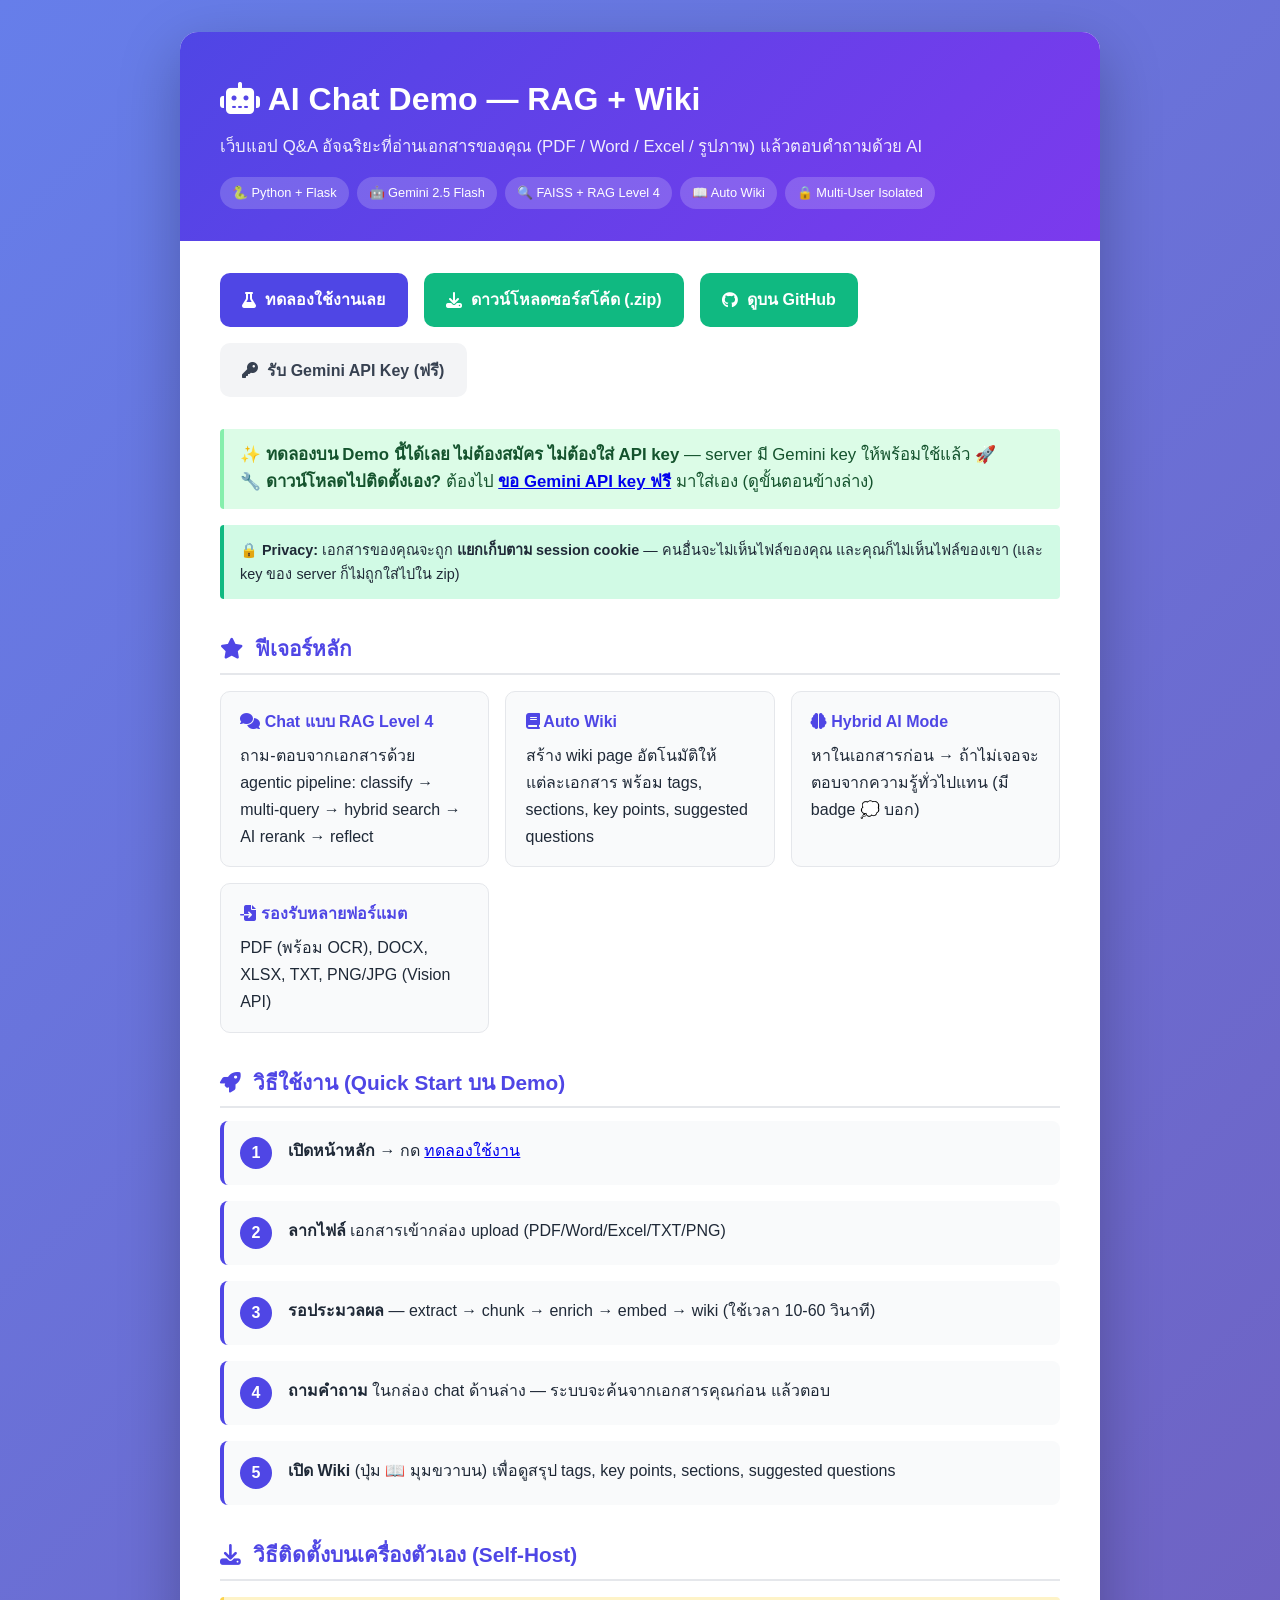
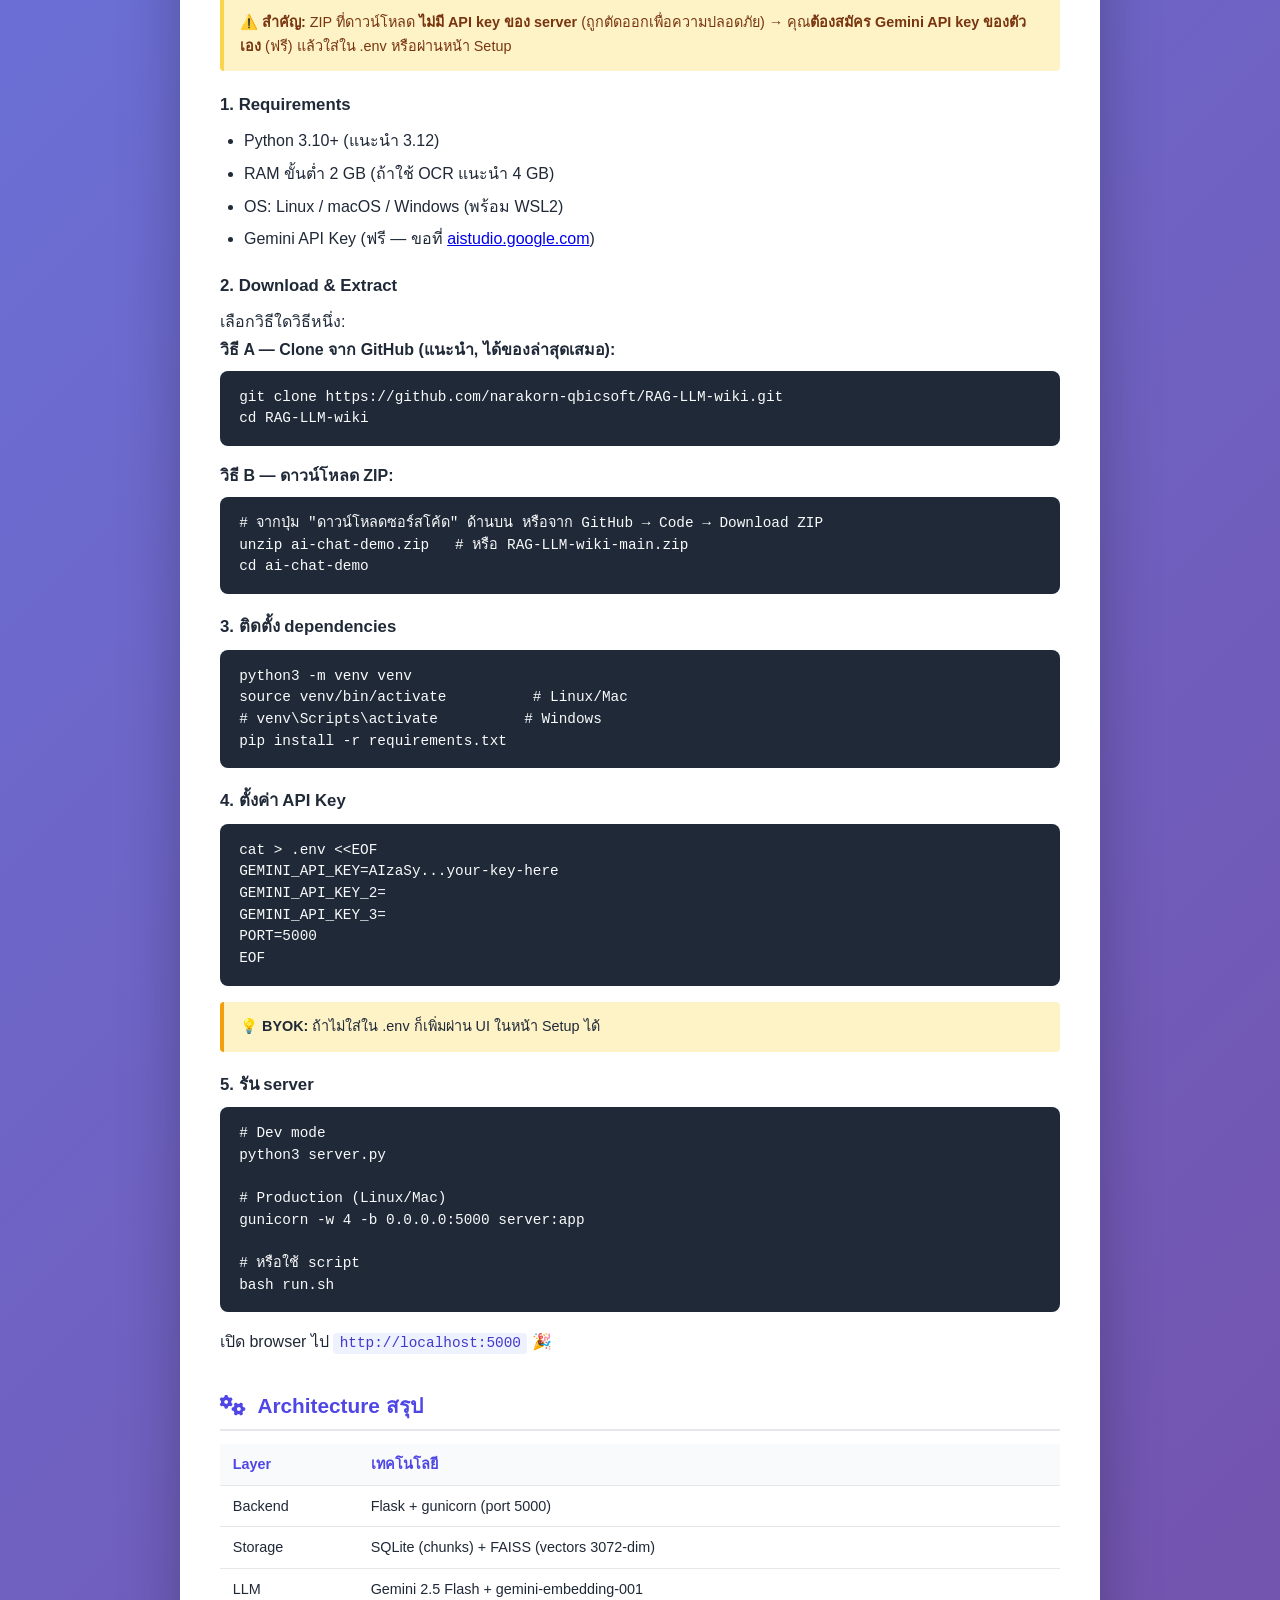
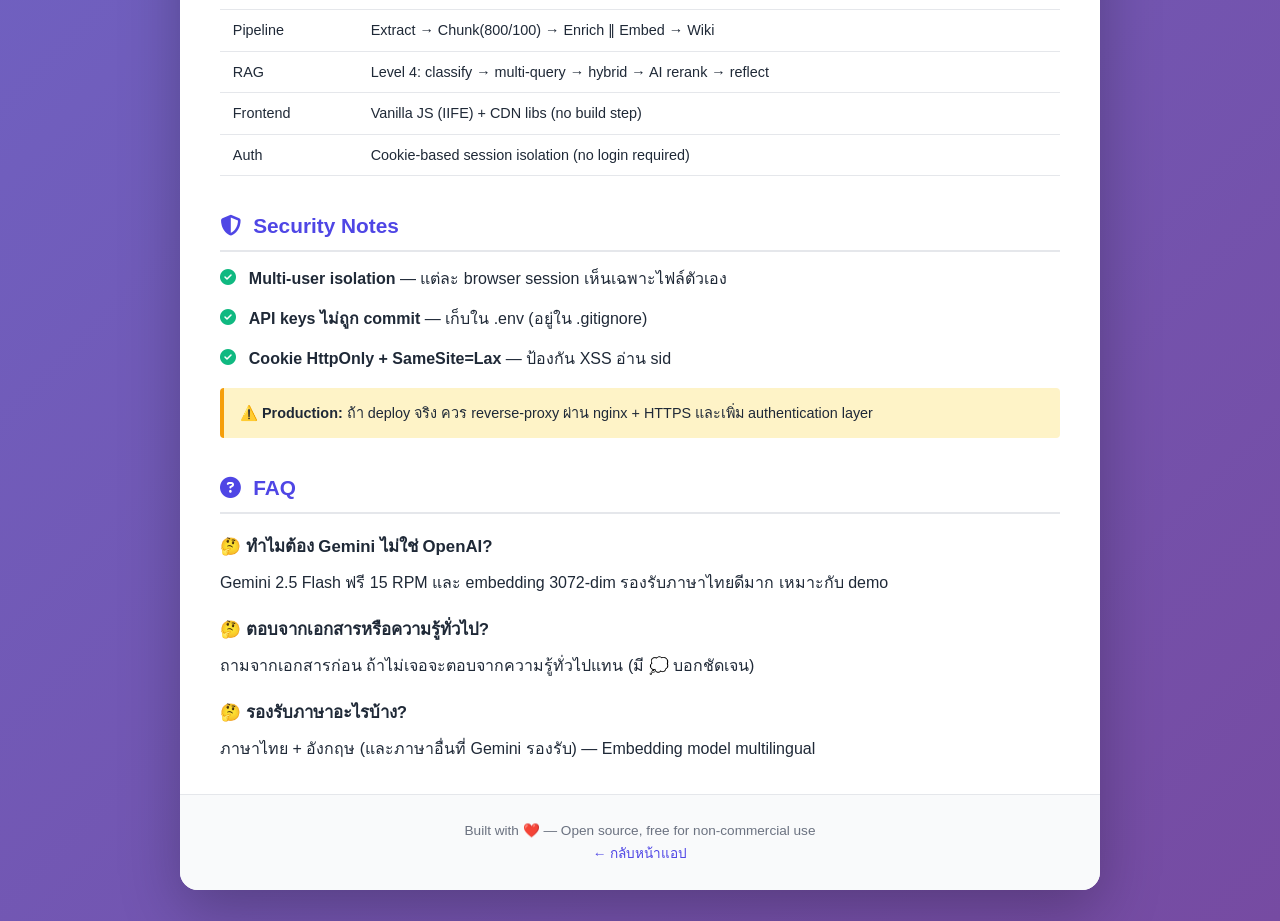
<file: about.html>
<!DOCTYPE html>
<html lang="th">
<head>
<meta charset="UTF-8">
<meta name="viewport" content="width=device-width, initial-scale=1.0">
<title>About — AI Chat Demo (RAG + Wiki)</title>
<link rel="stylesheet" href="https://cdnjs.cloudflare.com/ajax/libs/font-awesome/6.4.0/css/all.min.css">
<style>
* { box-sizing: border-box; margin: 0; padding: 0; }
body { font-family: 'Segoe UI', 'Sarabun', sans-serif; background: linear-gradient(135deg, #667eea 0%, #764ba2 100%); color: #1f2937; min-height: 100vh; padding: 2rem 1rem; line-height: 1.7; }
.wrap { max-width: 920px; margin: 0 auto; background: #fff; border-radius: 18px; box-shadow: 0 20px 60px rgba(0,0,0,.25); overflow: hidden; }
header { background: linear-gradient(135deg, #4f46e5, #7c3aed); color: #fff; padding: 2.5rem 2.5rem 2rem; }
header h1 { font-size: 2rem; margin-bottom: .4rem; }
header p { opacity: .9; font-size: 1.05rem; }
.badges { margin-top: 1rem; display: flex; gap: .5rem; flex-wrap: wrap; }
.badge { background: rgba(255,255,255,.18); padding: .3rem .75rem; border-radius: 999px; font-size: .8rem; }
main { padding: 2rem 2.5rem; }
.cta-row { display: flex; gap: 1rem; flex-wrap: wrap; margin-bottom: 2rem; }
.cta { display: inline-flex; align-items: center; gap: .55rem; padding: .85rem 1.4rem; border-radius: 10px; font-weight: 600; text-decoration: none; transition: transform .15s, box-shadow .15s; }
.cta:hover { transform: translateY(-2px); box-shadow: 0 8px 20px rgba(0,0,0,.15); }
.cta-primary { background: #4f46e5; color: #fff; }
.cta-secondary { background: #10b981; color: #fff; }
.cta-tertiary { background: #f3f4f6; color: #374151; }
h2 { color: #4f46e5; margin: 2rem 0 .8rem; font-size: 1.3rem; border-bottom: 2px solid #e5e7eb; padding-bottom: .4rem; }
h2 i { margin-right: .4rem; }
h3 { color: #1f2937; margin: 1.2rem 0 .5rem; font-size: 1.05rem; }
ul, ol { margin: .5rem 0 1rem 1.5rem; }
li { margin-bottom: .35rem; }
.grid { display: grid; grid-template-columns: repeat(auto-fit, minmax(260px, 1fr)); gap: 1rem; margin: 1rem 0; }
.card { background: #f9fafb; border: 1px solid #e5e7eb; border-radius: 10px; padding: 1rem 1.2rem; }
.card h4 { color: #4f46e5; margin-bottom: .4rem; font-size: 1rem; }
pre { background: #1f2937; color: #f9fafb; padding: 1rem 1.2rem; border-radius: 8px; overflow-x: auto; font-family: 'Consolas', 'Monaco', monospace; font-size: .85rem; line-height: 1.5; margin: .5rem 0 1rem; }
code { background: #eef2ff; color: #4338ca; padding: .15rem .4rem; border-radius: 4px; font-family: 'Consolas', monospace; font-size: .9rem; }
pre code { background: none; color: inherit; padding: 0; }
.note { background: #fef3c7; border-left: 4px solid #f59e0b; padding: .8rem 1rem; border-radius: 4px; margin: 1rem 0; font-size: .9rem; }
.ok { background: #d1fae5; border-left: 4px solid #10b981; padding: .8rem 1rem; border-radius: 4px; margin: 1rem 0; font-size: .9rem; }
.step { display: flex; gap: 1rem; margin-bottom: 1rem; padding: 1rem; background: #f9fafb; border-radius: 8px; border-left: 4px solid #4f46e5; }
.step-num { background: #4f46e5; color: #fff; width: 32px; height: 32px; border-radius: 50%; display: flex; align-items: center; justify-content: center; font-weight: 700; flex-shrink: 0; }
footer { text-align: center; padding: 1.5rem; background: #f9fafb; color: #6b7280; font-size: .85rem; border-top: 1px solid #e5e7eb; }
footer a { color: #4f46e5; text-decoration: none; }
table { width: 100%; border-collapse: collapse; margin: .5rem 0 1rem; font-size: .9rem; }
th, td { padding: .5rem .8rem; text-align: left; border-bottom: 1px solid #e5e7eb; }
th { background: #f9fafb; color: #4f46e5; }
.feat { display: flex; align-items: flex-start; gap: .8rem; margin-bottom: .8rem; }
.feat i { color: #10b981; margin-top: .25rem; }
</style>
</head>
<body>
<div class="wrap">
<header>
<h1><i class="fas fa-robot"></i> AI Chat Demo — RAG + Wiki</h1>
<p>เว็บแอป Q&amp;A อัจฉริยะที่อ่านเอกสารของคุณ (PDF / Word / Excel / รูปภาพ) แล้วตอบคำถามด้วย AI</p>
<div class="badges">
<span class="badge">🐍 Python + Flask</span>
<span class="badge">🤖 Gemini 2.5 Flash</span>
<span class="badge">🔍 FAISS + RAG Level 4</span>
<span class="badge">📖 Auto Wiki</span>
<span class="badge">🔒 Multi-User Isolated</span>
</div>
</header>
<main>
<div class="cta-row">
<a href="/" class="cta cta-primary"><i class="fas fa-flask"></i> ทดลองใช้งานเลย</a>
<a href="/api/download/source" class="cta cta-secondary"><i class="fas fa-download"></i> ดาวน์โหลดซอร์สโค้ด (.zip)</a>
<a href="https://github.com/narakorn-qbicsoft/RAG-LLM-wiki" target="_blank" class="cta cta-secondary"><i class="fab fa-github"></i> ดูบน GitHub</a>
<a href="https://aistudio.google.com/apikey" target="_blank" class="cta cta-tertiary"><i class="fas fa-key"></i> รับ Gemini API Key (ฟรี)</a>
</div>
<div class="ok" style="background:#dcfce7;border-color:#86efac;color:#14532d;font-size:1.05em;line-height:1.6">
✨ <b>ทดลองบน Demo นี้ได้เลย ไม่ต้องสมัคร ไม่ต้องใส่ API key</b> — server มี Gemini key ให้พร้อมใช้แล้ว 🚀<br>
🔧 <b>ดาวน์โหลดไปติดตั้งเอง?</b> ต้องไป <a href="https://aistudio.google.com/apikey" target="_blank"><b>ขอ Gemini API key ฟรี</b></a> มาใส่เอง (ดูขั้นตอนข้างล่าง)
</div>
<div class="ok">🔒 <b>Privacy:</b> เอกสารของคุณจะถูก <b>แยกเก็บตาม session cookie</b> — คนอื่นจะไม่เห็นไฟล์ของคุณ และคุณก็ไม่เห็นไฟล์ของเขา (และ key ของ server ก็ไม่ถูกใส่ไปใน zip)</div>

<h2><i class="fas fa-star"></i> ฟีเจอร์หลัก</h2>
<div class="grid">
<div class="card"><h4><i class="fas fa-comments"></i> Chat แบบ RAG Level 4</h4><p>ถาม-ตอบจากเอกสารด้วย agentic pipeline: classify → multi-query → hybrid search → AI rerank → reflect</p></div>
<div class="card"><h4><i class="fas fa-book"></i> Auto Wiki</h4><p>สร้าง wiki page อัตโนมัติให้แต่ละเอกสาร พร้อม tags, sections, key points, suggested questions</p></div>
<div class="card"><h4><i class="fas fa-brain"></i> Hybrid AI Mode</h4><p>หาในเอกสารก่อน → ถ้าไม่เจอจะตอบจากความรู้ทั่วไปแทน (มี badge 💭 บอก)</p></div>
<div class="card"><h4><i class="fas fa-file-import"></i> รองรับหลายฟอร์แมต</h4><p>PDF (พร้อม OCR), DOCX, XLSX, TXT, PNG/JPG (Vision API)</p></div>
</div>

<h2><i class="fas fa-rocket"></i> วิธีใช้งาน (Quick Start บน Demo)</h2>
<div class="step"><div class="step-num">1</div><div><b>เปิดหน้าหลัก</b> → กด <a href="/">ทดลองใช้งาน</a></div></div>
<div class="step"><div class="step-num">2</div><div><b>ลากไฟล์</b> เอกสารเข้ากล่อง upload (PDF/Word/Excel/TXT/PNG)</div></div>
<div class="step"><div class="step-num">3</div><div><b>รอประมวลผล</b> — extract → chunk → enrich → embed → wiki (ใช้เวลา 10-60 วินาที)</div></div>
<div class="step"><div class="step-num">4</div><div><b>ถามคำถาม</b> ในกล่อง chat ด้านล่าง — ระบบจะค้นจากเอกสารคุณก่อน แล้วตอบ</div></div>
<div class="step"><div class="step-num">5</div><div><b>เปิด Wiki</b> (ปุ่ม 📖 มุมขวาบน) เพื่อดูสรุป tags, key points, sections, suggested questions</div></div>

<h2><i class="fas fa-download"></i> วิธีติดตั้งบนเครื่องตัวเอง (Self-Host)</h2>
<div class="note" style="background:#fef3c7;border-color:#fcd34d;color:#78350f">
⚠️ <b>สำคัญ:</b> ZIP ที่ดาวน์โหลด <b>ไม่มี API key ของ server</b> (ถูกตัดออกเพื่อความปลอดภัย) → คุณ<b>ต้องสมัคร Gemini API key ของตัวเอง</b> (ฟรี) แล้วใส่ใน .env หรือผ่านหน้า Setup
</div>
<h3>1. Requirements</h3>
<ul>
<li>Python 3.10+ (แนะนำ 3.12)</li>
<li>RAM ขั้นต่ำ 2 GB (ถ้าใช้ OCR แนะนำ 4 GB)</li>
<li>OS: Linux / macOS / Windows (พร้อม WSL2)</li>
<li>Gemini API Key (ฟรี — ขอที่ <a href="https://aistudio.google.com/apikey" target="_blank">aistudio.google.com</a>)</li>
</ul>

<h3>2. Download &amp; Extract</h3>
<p>เลือกวิธีใดวิธีหนึ่ง:</p>
<p><b>วิธี A — Clone จาก GitHub (แนะนำ, ได้ของล่าสุดเสมอ):</b></p>
<pre><code>git clone https://github.com/narakorn-qbicsoft/RAG-LLM-wiki.git
cd RAG-LLM-wiki</code></pre>
<p><b>วิธี B — ดาวน์โหลด ZIP:</b></p>
<pre><code># จากปุ่ม "ดาวน์โหลดซอร์สโค้ด" ด้านบน หรือจาก GitHub → Code → Download ZIP
unzip ai-chat-demo.zip   # หรือ RAG-LLM-wiki-main.zip
cd ai-chat-demo</code></pre>

<h3>3. ติดตั้ง dependencies</h3>
<pre><code>python3 -m venv venv
source venv/bin/activate          # Linux/Mac
# venv\Scripts\activate          # Windows
pip install -r requirements.txt</code></pre>

<h3>4. ตั้งค่า API Key</h3>
<pre><code>cat &gt; .env &lt;&lt;EOF
GEMINI_API_KEY=AIzaSy...your-key-here
GEMINI_API_KEY_2=
GEMINI_API_KEY_3=
PORT=5000
EOF</code></pre>
<div class="note">💡 <b>BYOK:</b> ถ้าไม่ใส่ใน .env ก็เพิ่มผ่าน UI ในหน้า Setup ได้</div>

<h3>5. รัน server</h3>
<pre><code># Dev mode
python3 server.py

# Production (Linux/Mac)
gunicorn -w 4 -b 0.0.0.0:5000 server:app

# หรือใช้ script
bash run.sh</code></pre>
<p>เปิด browser ไป <code>http://localhost:5000</code> 🎉</p>

<h2><i class="fas fa-cogs"></i> Architecture สรุป</h2>
<table>
<tr><th>Layer</th><th>เทคโนโลยี</th></tr>
<tr><td>Backend</td><td>Flask + gunicorn (port 5000)</td></tr>
<tr><td>Storage</td><td>SQLite (chunks) + FAISS (vectors 3072-dim)</td></tr>
<tr><td>LLM</td><td>Gemini 2.5 Flash + gemini-embedding-001</td></tr>
<tr><td>Pipeline</td><td>Extract → Chunk(800/100) → Enrich ‖ Embed → Wiki</td></tr>
<tr><td>RAG</td><td>Level 4: classify → multi-query → hybrid → AI rerank → reflect</td></tr>
<tr><td>Frontend</td><td>Vanilla JS (IIFE) + CDN libs (no build step)</td></tr>
<tr><td>Auth</td><td>Cookie-based session isolation (no login required)</td></tr>
</table>

<h2><i class="fas fa-shield-alt"></i> Security Notes</h2>
<div class="feat"><i class="fas fa-check-circle"></i><div><b>Multi-user isolation</b> — แต่ละ browser session เห็นเฉพาะไฟล์ตัวเอง</div></div>
<div class="feat"><i class="fas fa-check-circle"></i><div><b>API keys ไม่ถูก commit</b> — เก็บใน .env (อยู่ใน .gitignore)</div></div>
<div class="feat"><i class="fas fa-check-circle"></i><div><b>Cookie HttpOnly + SameSite=Lax</b> — ป้องกัน XSS อ่าน sid</div></div>
<div class="note">⚠️ <b>Production:</b> ถ้า deploy จริง ควร reverse-proxy ผ่าน nginx + HTTPS และเพิ่ม authentication layer</div>

<h2><i class="fas fa-question-circle"></i> FAQ</h2>
<h3>🤔 ทำไมต้อง Gemini ไม่ใช่ OpenAI?</h3>
<p>Gemini 2.5 Flash ฟรี 15 RPM และ embedding 3072-dim รองรับภาษาไทยดีมาก เหมาะกับ demo</p>
<h3>🤔 ตอบจากเอกสารหรือความรู้ทั่วไป?</h3>
<p>ถามจากเอกสารก่อน ถ้าไม่เจอจะตอบจากความรู้ทั่วไปแทน (มี 💭 บอกชัดเจน)</p>
<h3>🤔 รองรับภาษาอะไรบ้าง?</h3>
<p>ภาษาไทย + อังกฤษ (และภาษาอื่นที่ Gemini รองรับ) — Embedding model multilingual</p>
</main>
<footer>Built with ❤️ — Open source, free for non-commercial use<br><a href="/">← กลับหน้าแอป</a></footer>
</div>
</body>
</html>
</file>
